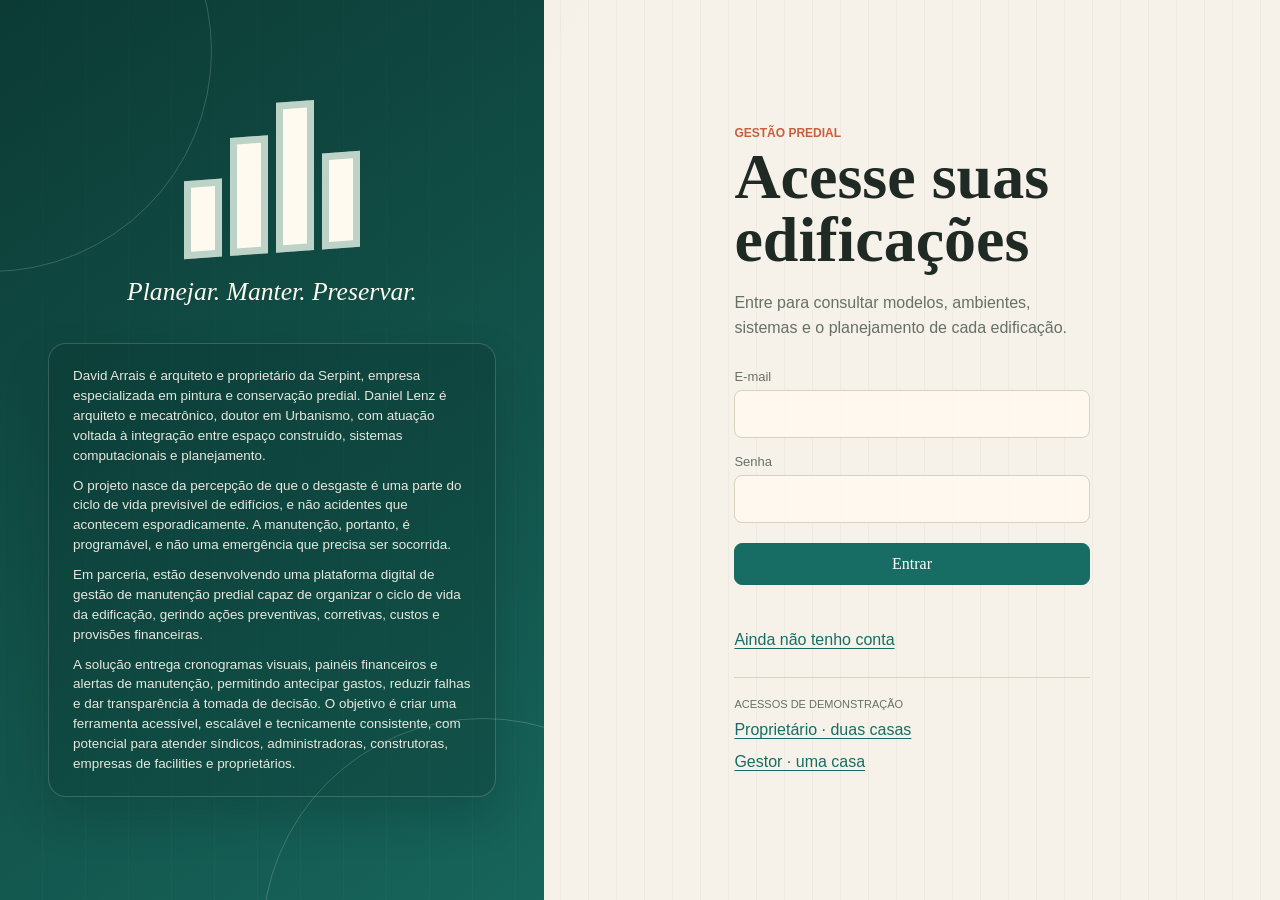
<file: docs/index.html>
<!doctype html>
<html lang="pt-BR">
  <head>
    <meta charset="utf-8" />
    <meta name="viewport" content="width=device-width, initial-scale=1" />
    <title>Manutencao Predial</title>
    <link rel="stylesheet" href="./styles.css?v=20260626-1" />
  </head>
  <body class="auth-pending">
    <section class="auth-screen" id="auth-screen" aria-labelledby="auth-title">
      <div class="auth-visual">
        <div class="auth-building-mark">
          <span></span><span></span><span></span><span></span>
        </div>
        <p>Planejar. Manter. Preservar.</p>
        <div class="auth-briefing">
          <p>David Arrais é arquiteto e proprietário da Serpint, empresa especializada em pintura e conservação predial. Daniel Lenz é arquiteto e mecatrônico, doutor em Urbanismo, com atuação voltada à integração entre espaço construído, sistemas computacionais e planejamento.</p>
          <p>O projeto nasce da percepção de que o desgaste é uma parte do ciclo de vida previsível de edifícios, e não acidentes que acontecem esporadicamente. A manutenção, portanto, é programável, e não uma emergência que precisa ser socorrida.</p>
          <p>Em parceria, estão desenvolvendo uma plataforma digital de gestão de manutenção predial capaz de organizar o ciclo de vida da edificação, gerindo ações preventivas, corretivas, custos e provisões financeiras.</p>
          <p>A solução entrega cronogramas visuais, painéis financeiros e alertas de manutenção, permitindo antecipar gastos, reduzir falhas e dar transparência à tomada de decisão. O objetivo é criar uma ferramenta acessível, escalável e tecnicamente consistente, com potencial para atender síndicos, administradoras, construtoras, empresas de facilities e proprietários.</p>
        </div>
      </div>
      <div class="auth-card">
        <div>
          <p class="eyebrow">Gestão predial</p>
          <h1 id="auth-title">Acesse suas edificações</h1>
          <p class="auth-intro">Entre para consultar modelos, ambientes, sistemas e o planejamento de cada edificação.</p>
        </div>
        <form id="login-form" class="auth-form">
          <label class="signup-only">
            Nome
            <input id="signup-name" type="text" autocomplete="name" />
          </label>
          <label>
            E-mail
            <input id="login-email" type="email" autocomplete="username" required />
          </label>
          <label>
            Senha
            <input id="login-password" type="password" autocomplete="current-password" required />
          </label>
          <label class="signup-only">
            Confirmar senha
            <input id="signup-password-confirmation" type="password" autocomplete="new-password" />
          </label>
          <button class="primary-button auth-submit" id="login-submit" type="submit">Entrar</button>
          <p class="auth-message" id="auth-message" role="status"></p>
        </form>
        <button class="auth-mode-toggle" id="auth-mode-toggle" type="button">Ainda não tenho conta</button>
        <div class="demo-access">
          <span>Acessos de demonstração</span>
          <button type="button" data-demo-user="owner">Proprietário · duas casas</button>
          <button type="button" data-demo-user="manager">Gestor · uma casa</button>
        </div>
      </div>
    </section>

    <header class="app-header">
      <div>
        <p class="eyebrow">Protótipo web responsivo</p>
        <h1>Manutenção predial</h1>
      </div>
      <div class="header-actions">
        <div class="session-user">
          <span>Conectado como</span>
          <strong id="session-user-name"></strong>
        </div>
        <button class="ghost-button" id="logout-button" type="button">Sair</button>
        <button class="ghost-button" id="reset-data" type="button">Recarregar dados</button>
        <button class="primary-button" id="new-asset" type="button">Novo ativo</button>
      </div>
    </header>

    <main>
      <nav class="tabs" aria-label="Seções do aplicativo">
        <button class="tab active" data-view="buildings" type="button">Edificações</button>
        <button class="tab" data-view="dashboard" type="button">Dashboard</button>
        <button class="tab" data-view="timeline" type="button">Cronograma</button>
        <button class="tab" data-view="finance" type="button">Financeiro</button>
        <button class="tab" data-view="assets" type="button">Ativos</button>
        <button class="tab" data-view="systems" type="button">Sistemas</button>
      </nav>

      <section class="view" id="dashboard-view">
        <section class="report-building-filter">
          <div><span>Edificações consideradas</span><strong id="dashboard-building-summary"></strong></div>
          <div class="building-checks" id="dashboard-building-filter"></div>
        </section>
        <div class="dashboard-overview">
          <section class="panel dashboard-chart-panel">
            <div class="dashboard-chart-header">
              <div>
                <p class="eyebrow">Fluxo mensal</p>
                <h2 id="dashboard-chart-title"></h2>
              </div>
              <div class="dashboard-chart-legend" aria-label="Legenda do gráfico">
                <span><i class="provision"></i>Provisionamento</span>
                <span><i class="execution"></i>Gastos</span>
              </div>
            </div>
            <div id="dashboard-monthly-chart" class="dashboard-monthly-chart"></div>
            <div id="calendar-detail" class="calendar-detail dashboard-action-detail"></div>
          </section>
          <div class="dashboard-finance-summary">
            <div class="kpi-grid" id="kpi-grid"></div>
            <section class="panel calendar-panel">
              <div class="calendar-header">
                <button class="icon-button" id="calendar-prev" type="button" aria-label="Mês anterior">‹</button>
                <button class="calendar-today-button" id="calendar-today" type="button">
                  <span>Hoje</span>
                  <strong id="calendar-today-date"></strong>
                </button>
                <div>
                  <p class="eyebrow">Calendário de atividades</p>
                  <h2 id="calendar-title"></h2>
                </div>
                <button class="icon-button" id="calendar-next" type="button" aria-label="Próximo mês">›</button>
              </div>
              <div class="calendar-slider-wrap">
                <div class="calendar-slider-labels">
                  <span id="calendar-slider-min"></span>
                  <span id="calendar-slider-max"></span>
                </div>
                <input id="calendar-slider" type="range" min="0" max="0" value="0" step="1" aria-label="Navegar pelo período do planejamento" />
              </div>
              <div id="calendar-flow-summary" class="calendar-flow-summary"></div>
              <div id="calendar-months" class="calendar-months"></div>
              <div class="calendar-legend" aria-label="Legenda do calendário">
                <span><i class="completed"></i>Passado cumprido</span>
                <span><i class="missed"></i>Passado perdido</span>
                <span><i class="future-maintenance"></i>Manutenção futura</span>
                <span><i class="future-replacement"></i>Troca futura</span>
              </div>
            </section>
          </div>
        </div>
        <div class="panel-grid">
          <section class="panel">
            <div class="panel-title">
              <h2>Custos por sistema</h2>
              <span>execuções futuras no horizonte</span>
            </div>
            <div id="system-bars" class="bar-list"></div>
          </section>
          <section class="panel">
            <div class="panel-title">
              <h2>Próximas etapas</h2>
              <span>agenda</span>
            </div>
            <div id="next-events" class="event-list"></div>
          </section>
        </div>
      </section>

      <section class="view active" id="buildings-view">
        <div class="section-heading">
          <div>
            <p class="eyebrow">Estrutura física</p>
            <h2>Edificações e ambientes</h2>
            <p>Cadastre os prédios e organize pavimentos, unidades, ambientes e áreas técnicas em uma árvore.</p>
          </div>
          <button class="primary-button" id="new-building" type="button">Nova edificação</button>
        </div>
        <div id="buildings-message" class="data-message" role="status"></div>
        <div id="buildings-list" class="buildings-list"></div>
      </section>

      <section class="view" id="systems-view">
        <div class="section-heading">
          <div>
            <p class="eyebrow">Biblioteca técnica</p>
            <h2>Sistemas da edificação</h2>
            <p>Use a classificação da NBR 15575 e normas complementares como base do cadastro.</p>
          </div>
          <label class="select-box building-system-filter">
            <span>Edificação</span>
            <select id="systems-building-filter"></select>
          </label>
        </div>
        <div class="systems-layout">
          <section class="panel standards-panel">
            <div class="panel-title">
              <h2>Catálogo normativo</h2>
              <span>sugestões para cadastro</span>
            </div>
            <div id="standards-catalog" class="standards-catalog"></div>
          </section>
          <section class="panel">
            <div class="panel-title">
              <h2>Sistemas cadastrados</h2>
              <button class="ghost-button" id="new-custom-system" type="button">Sistema personalizado</button>
            </div>
            <div id="systems-message" class="data-message" role="status"></div>
            <div id="building-systems-list" class="building-systems-list"></div>
          </section>
        </div>
      </section>

      <section class="view" id="assets-view">
        <section class="report-building-filter">
          <div><span>Edificações consideradas</span><strong id="assets-building-summary"></strong></div>
          <div class="building-checks" id="assets-building-filter"></div>
        </section>
        <div class="toolbar">
          <label class="search-box">
            <span>Buscar</span>
            <input id="asset-search" type="search" placeholder="Ambiente, sistema, ativo..." />
          </label>
          <label class="select-box">
            <span>Sistema</span>
            <select id="system-filter"></select>
          </label>
          <label class="select-box">
            <span>Ordenar por</span>
            <select id="asset-sort">
              <option value="alphabetical">Ordem alfabética</option>
              <option value="start-date">Data inicial</option>
              <option value="end-date">Data final</option>
              <option value="last-maintenance">Última manutenção</option>
              <option value="next-maintenance">Próxima manutenção</option>
              <option value="cycles-asc">Total de ciclos crescente</option>
              <option value="cycles-desc">Total de ciclos decrescente</option>
              <option value="life-asc">Expectativa de vida crescente</option>
              <option value="life-desc">Expectativa de vida decrescente</option>
              <option value="provision-asc">Provisionamento mensal crescente</option>
              <option value="provision-desc">Provisionamento mensal decrescente</option>
              <option value="value-desc">Valor decrescente</option>
              <option value="value-asc">Valor crescente</option>
            </select>
          </label>
        </div>
        <div id="asset-list" class="asset-list"></div>
      </section>

      <section class="view editor-view" id="asset-editor-view">
        <div class="section-heading asset-editor-heading">
          <div>
            <p class="eyebrow">Edição do ativo</p>
            <h2 id="dialog-title">Novo ativo</h2>
            <p>Edite os dados do ativo nesta tela e acompanhe o resumo da programação antes de salvar.</p>
          </div>
          <div class="editor-header-actions">
            <button class="ghost-button" id="back-to-assets" type="button">Voltar para ativos</button>
          </div>
        </div>

        <form id="asset-form" class="asset-editor-form">
          <input id="asset-id" type="hidden" />
          <section class="panel asset-editor-panel">
            <div class="asset-section-heading">
              <div>
                <p class="eyebrow">Identificação</p>
                <h3>Cadastro do ativo</h3>
              </div>
              <span>Quem é, onde está e a qual sistema pertence.</span>
            </div>
            <div class="form-grid">
              <label class="wide-field">Edificação
                <select id="asset-building" required>
                  <option value="">Pendente — selecione a edificação</option>
                </select>
                <small>O ativo só participará dos relatórios da edificação depois desta atribuição.</small>
              </label>
              <label class="choice-field">Ambiente <select id="asset-ambiente"></select><input class="new-choice" id="asset-ambiente-new" placeholder="Novo ambiente" /></label>
              <label class="choice-field">Sistema <select id="asset-sistema"></select><input class="new-choice" id="asset-sistema-new" placeholder="Novo sistema" /></label>
              <label class="choice-field">Ativo <select id="asset-ativo"></select><input class="new-choice" id="asset-ativo-new" placeholder="Novo ativo" /></label>
              <label class="choice-field">Componente <select id="asset-componente"></select><input class="new-choice" id="asset-componente-new" placeholder="Novo componente" /></label>
              <label class="choice-field">Prioridade <select id="asset-prioridade"></select><input class="new-choice" id="asset-prioridade-new" placeholder="Nova prioridade" /></label>
            </div>

            <label class="photo-field">
              Galeria do ativo ou ocorrência
              <input id="asset-foto" accept="image/*" capture="environment" type="file" />
              <span>Você pode começar com uma imagem agora; a estrutura já fica pronta para múltiplas fotos.</span>
            </label>
            <img id="photo-preview" class="photo-preview" alt="" />
          </section>

          <section class="panel asset-editor-panel">
            <div class="asset-section-heading">
              <div>
                <p class="eyebrow">Comissionamento</p>
                <h3>Ciclo de vida</h3>
              </div>
              <span>Instalação, valor, duração e regra de renovação.</span>
            </div>
            <div class="form-grid">
              <label>Data de instalação <input id="asset-instalacao" type="date" /></label>
              <label>Valor do ativo <span class="money-input"><span>R$</span><input id="asset-valor" inputmode="decimal" placeholder="0,00" type="text" /></span></label>
              <label>Expectativa de vida (anos) <input id="asset-vida" min="1" type="number" /></label>
              <fieldset class="life-end-field">
                <legend>Ao fim da vida</legend>
                <label><input id="asset-renovar" name="asset-fim-vida" type="radio" value="renovar" checked /> Renovar</label>
                <label><input id="asset-encerrar" name="asset-fim-vida" type="radio" value="encerrar" /> Encerrar</label>
              </fieldset>
              <label>Total de ciclos <input id="asset-ciclos" min="1" type="number" value="1" /></label>
            </div>
          </section>

          <section class="panel asset-editor-panel maintenance-plan-section">
            <div class="asset-section-heading">
              <div>
                <p class="eyebrow">Programação</p>
                <h3>Plano de manutenção</h3>
              </div>
              <span>Etapas preventivas recorrentes e ocorrências corretivas em ordem de data.</span>
            </div>

            <div class="maintenance-list-heading">
              <strong>Ações do plano</strong>
              <span>Nome e tipo · periodicidade · valor</span>
            </div>
            <div id="asset-maintenance-plan-list" class="asset-maintenance-plan-list">
              Nenhuma ação cadastrada no plano.
            </div>

            <div class="maintenance-add-row">
              <button class="ghost-button compact-add-action" id="show-maintenance-action-form" type="button">Incluir ação</button>
              <small>As inclusões são gravadas ao salvar o ativo.</small>
            </div>

            <div id="maintenance-action-form" class="maintenance-action-form" hidden>
              <div class="compact-form-heading">
                <strong id="maintenance-action-form-title">Nova ação</strong>
                <button class="icon-button compact-close" id="cancel-maintenance-action" type="button" aria-label="Fechar">×</button>
              </div>
              <input id="maintenance-action-edit-group" type="hidden" />
              <div class="compact-form-grid">
                <label class="wide-field">Nome da ação
                  <input id="maintenance-action-name" placeholder="Ex.: Limpeza dos filtros" />
                </label>
                <label>Tipo
                  <select id="maintenance-action-type">
                    <option value="preventiva">Preventiva recorrente</option>
                    <option value="corretiva">Corretiva</option>
                  </select>
                </label>
                <label>Data
                  <input id="maintenance-action-date" type="date" />
                </label>
                <label class="recurrence-field">Frequência (meses)
                  <input id="maintenance-action-frequency" min="1" type="number" />
                </label>
                <label>Valor
                  <span class="money-input"><span>R$</span><input id="maintenance-action-cost" inputmode="decimal" placeholder="0,00" type="text" /></span>
                </label>
                <label>Responsável
                  <input id="maintenance-action-responsible" placeholder="Opcional" />
                </label>
                <fieldset class="wide-field maintenance-alarm-fields">
                  <legend>Alarmes da ação preventiva</legend>
                  <div class="maintenance-alarm-grid">
                    <label>Alarme antecipado
                      <select id="maintenance-action-alarm-lead">
                        <option value="7">1 semana antes</option>
                        <option value="15">15 dias antes</option>
                        <option value="30">1 mês antes</option>
                      </select>
                    </label>
                    <label class="mandatory-alarm">
                      <input checked disabled type="checkbox" />
                      Alarme no dia da ação (obrigatório)
                    </label>
                    <div class="maintenance-alarm-channels">
                      <span>Canais da mensagem</span>
                      <label><input id="maintenance-alarm-email-channel" checked type="checkbox" /> E-mail</label>
                      <label><input id="maintenance-alarm-sms-channel" type="checkbox" /> SMS</label>
                      <label><input id="maintenance-alarm-whatsapp-channel" type="checkbox" /> WhatsApp</label>
                    </div>
                    <label>E-mail
                      <input id="maintenance-alarm-email" type="email" placeholder="usuario@exemplo.com" />
                    </label>
                    <label>Telefone para SMS/WhatsApp
                      <input id="maintenance-alarm-phone" inputmode="tel" placeholder="+55 85 99999-9999" />
                    </label>
                  </div>
                  <small>O agendamento será salvo agora. O envio começa após conectarmos os provedores de mensagens.</small>
                </fieldset>
                <label class="corrective-field">Situação
                  <select id="maintenance-action-status">
                    <option value="realizada">Realizada</option>
                    <option value="prevista">Prevista</option>
                  </select>
                </label>
                <label class="wide-field maintenance-action-description">Descrição
                  <textarea id="maintenance-action-description" rows="3" placeholder="Serviço previsto, orientações ou observações iniciais"></textarea>
                </label>
                <label class="wide-field maintenance-action-photo-field">Fotos
                  <input id="maintenance-action-photos" accept="image/*" capture="environment" multiple type="file" />
                  <span>As fotos serão associadas às ocorrências geradas por esta ação.</span>
                </label>
              </div>
              <div id="maintenance-action-gallery" class="maintenance-action-gallery"></div>
              <div class="compact-form-actions">
                <button class="ghost-button" id="clear-maintenance-action" type="button">Limpar</button>
                <button class="primary-button" id="add-maintenance-action" type="button">Adicionar ao plano</button>
              </div>
            </div>

            <div class="maintenance-program-heading">
              <div>
                <strong>Programação</strong>
                <span>Instâncias das ações em ordem cronológica</span>
              </div>
              <span>Nome e tipo · data · valor</span>
            </div>
            <div id="asset-maintenance-actions" class="asset-maintenance-actions">
              Nenhuma ação programada.
            </div>

            <div class="legacy-maintenance-fields" hidden aria-hidden="true">
              <label class="choice-field">Ação <select id="asset-acao"></select><input class="new-choice" id="asset-acao-new" /></label>
              <select id="asset-maintenance-type"><option value="preventiva">Preventiva</option><option value="corretiva">Corretiva</option></select>
              <input id="asset-periodicidade" type="number" />
              <input id="asset-custo" type="text" />
              <input id="asset-ultima" type="date" />
              <label class="choice-field">Responsável <select id="asset-responsavel"></select><input class="new-choice" id="asset-responsavel-new" /></label>
            </div>
          </section>

          <section class="asset-summary" id="asset-summary">
            Preencha data de instalação, vida útil, periodicidade e custos para ver o resumo financeiro.
          </section>

          <menu class="dialog-actions editor-actions">
            <button class="danger-button" id="delete-asset" type="button">Excluir ativo</button>
            <button class="ghost-button" id="cancel-asset-edit" type="button">Cancelar</button>
            <button class="primary-button" id="save-asset" type="button">Salvar</button>
          </menu>
        </form>
      </section>

      <section class="view" id="timeline-view">
        <section class="report-building-filter">
          <div><span>Edificações consideradas</span><strong id="timeline-building-summary"></strong></div>
          <div class="building-checks" id="timeline-building-filter"></div>
        </section>
        <div class="toolbar">
          <label class="select-box">
            <span>Horizonte das edificações selecionadas (anos)</span>
            <input id="planning-horizon" min="1" type="number" placeholder="Vários" />
            <small id="planning-horizon-note"></small>
          </label>
          <label class="select-box">
            <span>Ano</span>
            <select id="year-filter"></select>
          </label>
          <label class="select-box">
            <span>Status</span>
            <select id="status-filter">
              <option value="">Todos</option>
              <option>Vencido</option>
              <option>Próx. 30 dias</option>
              <option>Próx. 90 dias</option>
              <option>Programado</option>
            </select>
          </label>
        </div>
        <section class="panel timeline-calendar-panel">
          <div class="timeline-calendar-header">
            <button class="icon-button" id="timeline-calendar-prev" type="button" aria-label="Meses anteriores">‹</button>
            <div>
              <p class="eyebrow">Calendário do cronograma</p>
              <h2 id="timeline-calendar-title"></h2>
            </div>
            <button class="calendar-today-button" id="timeline-calendar-today" type="button">
              <span>Hoje</span>
              <strong id="timeline-calendar-today-date"></strong>
            </button>
            <button class="icon-button" id="timeline-calendar-next" type="button" aria-label="Próximos meses">›</button>
          </div>
          <div class="timeline-calendar-slider">
            <span id="timeline-calendar-min"></span>
            <input id="timeline-calendar-range" type="range" min="0" max="0" value="0" step="1" aria-label="Navegar pelo calendário do cronograma" />
            <span id="timeline-calendar-max"></span>
          </div>
          <div id="timeline-calendar-months" class="timeline-calendar-months"></div>
          <div class="calendar-legend" aria-label="Legenda do calendário">
            <span><i class="completed"></i>Passado cumprido</span>
            <span><i class="missed"></i>Passado perdido</span>
            <span><i class="future-maintenance"></i>Manutenção futura</span>
            <span><i class="future-replacement"></i>Troca futura</span>
          </div>
        </section>
        <div id="timeline-list" class="timeline-list"></div>
      </section>

      <section class="view" id="finance-view">
        <section class="report-building-filter">
          <div><span>Edificações consideradas</span><strong id="finance-building-summary"></strong></div>
          <div class="building-checks" id="finance-building-filter"></div>
        </section>
        <div class="data-message success" id="finance-horizon-summary"></div>
        <div class="panel">
          <div class="panel-title">
            <h2>Execução x provisionamento</h2>
            <span>por mês e por ano</span>
          </div>
          <div id="year-bars" class="year-bars"></div>
        </div>
        <div class="panel finance-panel">
          <div class="panel-title">
            <h2>Fluxo mensal</h2>
            <span>provisão e execução</span>
          </div>
          <div class="finance-controls">
            <label>
              Condominos
              <input id="owners-input" min="1" type="number" value="20" />
            </label>
            <label>
              Reserva inicial
              <input id="reserve-input" min="0" step="500" type="number" value="0" />
            </label>
          </div>
          <div id="finance-table" class="finance-table"></div>
        </div>
      </section>
    </main>

    <dialog id="building-dialog">
      <form method="dialog" id="building-form">
        <div class="dialog-header">
          <div>
            <p class="eyebrow" id="building-dialog-eyebrow">Nova estrutura</p>
            <h2 id="building-dialog-title">Criar edificação</h2>
          </div>
          <button class="icon-button" value="cancel" type="submit" aria-label="Fechar">×</button>
        </div>
        <input id="building-id" type="hidden" />
        <div class="form-grid">
          <label>Nome <input id="building-name" required placeholder="Ex.: Edifício Costalima" /></label>
          <label>Identificação <input id="building-code" required placeholder="Ex.: BLOCO-A" /></label>
          <label>Tipo <select id="building-type" required></select></label>
          <label class="wide-field">Endereço <input id="building-address" placeholder="Rua, número, complemento, bairro, cidade e UF" /></label>
          <label>Início da supervisão <input id="building-supervision-start" type="date" /></label>
          <label>Horizonte de planejamento (anos) <input id="building-planning-horizon" min="1" type="number" value="50" /></label>
        </div>
        <menu class="dialog-actions">
          <button class="ghost-button" value="cancel" type="submit">Cancelar</button>
          <button class="primary-button" id="save-building" value="default" type="button">Criar edificação</button>
        </menu>
      </form>
    </dialog>

    <dialog id="location-dialog">
      <form method="dialog" id="location-form">
        <div class="dialog-header">
          <div>
            <p class="eyebrow">Árvore da edificação</p>
            <h2 id="location-dialog-title">Novo ambiente</h2>
          </div>
          <button class="icon-button" value="cancel" type="submit" aria-label="Fechar">×</button>
        </div>
        <input id="location-id" type="hidden" />
        <input id="location-building-id" type="hidden" />
        <div class="form-grid">
          <label>Nome <input id="location-name" required placeholder="Ex.: 2º pavimento" /></label>
          <label>Tipo
            <select id="location-type" required>
              <option value="bloco">Bloco</option>
              <option value="pavimento">Pavimento</option>
              <option value="unidade">Unidade</option>
              <option value="ambiente" selected>Ambiente</option>
              <option value="area_comum">Área comum</option>
              <option value="area_tecnica">Área técnica</option>
              <option value="area_externa">Área externa</option>
            </select>
          </label>
          <label>Ambiente superior <select id="location-parent"></select></label>
        </div>
        <menu class="dialog-actions">
          <button class="ghost-button" value="cancel" type="submit">Cancelar</button>
          <button class="primary-button" id="save-location" value="default" type="button">Adicionar</button>
        </menu>
      </form>
    </dialog>

    <dialog id="system-dialog">
      <form method="dialog" id="system-form">
        <div class="dialog-header">
          <div>
            <p class="eyebrow">Sistema personalizado</p>
            <h2>Novo sistema</h2>
          </div>
          <button class="icon-button" value="cancel" type="submit" aria-label="Fechar">×</button>
        </div>
        <div class="form-grid">
          <label>Nome <input id="custom-system-name" required /></label>
          <label>Norma ou referência <input id="custom-system-standard" placeholder="Opcional" /></label>
          <label class="wide-field">Descrição <textarea id="custom-system-description" rows="3"></textarea></label>
        </div>
        <menu class="dialog-actions">
          <button class="ghost-button" value="cancel" type="submit">Cancelar</button>
          <button class="primary-button" id="save-custom-system" value="default" type="button">Adicionar</button>
        </menu>
      </form>
    </dialog>

    <dialog id="asset-summary-dialog">
      <form method="dialog" class="asset-summary-dialog-form">
        <div class="dialog-header">
          <div>
            <p class="eyebrow">Resumo do ativo</p>
            <h2 id="asset-summary-title">Ativo</h2>
          </div>
          <button class="icon-button" value="cancel" type="submit" aria-label="Fechar">×</button>
        </div>
        <div id="asset-summary-dialog-body" class="asset-summary-dialog-body"></div>
        <menu class="dialog-actions">
          <button class="ghost-button" value="cancel" type="submit">Fechar</button>
          <button class="primary-button" id="asset-summary-edit" type="button">Editar</button>
        </menu>
      </form>
    </dialog>

    <dialog id="maintenance-action-details-dialog">
      <form method="dialog" class="maintenance-details-dialog-form">
        <div class="dialog-header">
          <div>
            <p class="eyebrow">Registro da manutenção</p>
            <h2 id="maintenance-details-title">Detalhes da ação</h2>
            <span id="maintenance-details-date" class="maintenance-details-date"></span>
          </div>
          <button class="icon-button" value="cancel" type="submit" aria-label="Fechar">×</button>
        </div>
        <input id="maintenance-details-event-key" type="hidden" />
        <label class="maintenance-description-field">
          Descrição, relatório ou observações
          <textarea id="maintenance-details-description" rows="4" placeholder="Descreva o serviço previsto, o que foi encontrado e o que foi executado."></textarea>
        </label>
        <label class="maintenance-photo-field">
          Fotos da ação
          <input id="maintenance-details-photos" accept="image/*" capture="environment" multiple type="file" />
          <span>Adicione fotos do problema, da execução ou do resultado.</span>
        </label>
        <div id="maintenance-details-gallery" class="maintenance-details-gallery"></div>
        <menu class="dialog-actions">
          <button class="ghost-button" value="cancel" type="submit">Cancelar</button>
          <button class="primary-button" id="save-maintenance-details" value="default" type="button">Aplicar</button>
        </menu>
      </form>
    </dialog>

    <script src="./supabase-config.js?v=20260610-1"></script>
    <script src="./data/seed-data.js?v=20260610-1"></script>
    <script src="./app.js?v=20260626-2"></script>
  </body>
</html>
</file>
<file: docs/styles.css>
:root {
  --paper: #f6f2ea;
  --ink: #1f2a24;
  --muted: #667066;
  --line: #d8d0c2;
  --panel: #fffaf0;
  --accent: #176d63;
  --accent-2: #c85f3d;
  --accent-3: #2d5b8f;
  --warn: #a94725;
  --ok: #3c7a4b;
  --shadow: 0 18px 50px rgba(36, 44, 39, 0.12);
}

* {
  box-sizing: border-box;
}

body {
  margin: 0;
  background:
    linear-gradient(120deg, rgba(23, 109, 99, 0.10), transparent 34%),
    repeating-linear-gradient(90deg, rgba(31, 42, 36, 0.035) 0 1px, transparent 1px 28px),
    var(--paper);
  color: var(--ink);
  font-family: Georgia, "Times New Roman", serif;
}

body.auth-pending,
body.auth-required {
  min-height: 100vh;
}

body.auth-pending .app-header,
body.auth-pending main,
body.auth-required .app-header,
body.auth-required main {
  display: none;
}

.auth-screen {
  display: none;
  min-height: 100vh;
}

body.auth-pending .auth-screen,
body.auth-required .auth-screen {
  display: grid;
  grid-template-columns: minmax(280px, 0.85fr) minmax(420px, 1.15fr);
}

.auth-visual {
  align-items: center;
  background:
    linear-gradient(145deg, rgba(10, 56, 50, 0.88), rgba(23, 109, 99, 0.72)),
    repeating-linear-gradient(90deg, transparent 0 42px, rgba(255, 250, 240, 0.08) 42px 43px),
    #174f46;
  color: #fffaf0;
  display: flex;
  flex-direction: column;
  justify-content: center;
  overflow: hidden;
  padding: 48px;
  position: relative;
}

.auth-visual::before,
.auth-visual::after {
  border: 1px solid rgba(255, 250, 240, 0.18);
  border-radius: 50%;
  content: "";
  height: 440px;
  position: absolute;
  width: 440px;
}

.auth-visual::before {
  left: -230px;
  top: -170px;
}

.auth-visual::after {
  bottom: -260px;
  right: -160px;
}

.auth-visual p {
  font-size: clamp(18px, 2vw, 28px);
  font-style: italic;
  margin: 24px 0 0;
  position: relative;
}

.auth-briefing {
  background: rgba(9, 45, 40, 0.28);
  border: 1px solid rgba(255, 250, 240, 0.18);
  border-radius: 18px;
  box-shadow: 0 20px 44px rgba(5, 24, 22, 0.18);
  display: grid;
  gap: 10px;
  margin-top: 36px;
  max-width: 560px;
  padding: 22px 24px;
  position: relative;
  width: min(100%, 560px);
}

.auth-briefing p {
  color: rgba(255, 250, 240, 0.9);
  font-family: "Segoe UI", sans-serif;
  font-size: clamp(12px, 1.05vw, 14px);
  font-style: normal;
  line-height: 1.48;
  margin: 0;
}

.auth-building-mark {
  align-items: end;
  display: flex;
  gap: 8px;
  height: 150px;
  position: relative;
  transform: skewY(-4deg);
}

.auth-building-mark span {
  background: #fffaf0;
  box-shadow: inset 0 0 0 7px rgba(23, 109, 99, 0.28);
  display: block;
  width: 38px;
}

.auth-building-mark span:nth-child(1) { height: 78px; }
.auth-building-mark span:nth-child(2) { height: 118px; }
.auth-building-mark span:nth-child(3) { height: 150px; }
.auth-building-mark span:nth-child(4) { height: 96px; }

.auth-card {
  align-content: center;
  display: grid;
  gap: 28px;
  justify-self: center;
  max-width: 560px;
  padding: clamp(32px, 8vw, 110px);
  width: 100%;
}

.auth-card h1 {
  font-size: clamp(38px, 5vw, 66px);
  line-height: 0.98;
}

.auth-intro {
  color: var(--muted);
  font-family: "Segoe UI", sans-serif;
  line-height: 1.55;
  margin: 20px 0 0;
}

.auth-form {
  display: grid;
  gap: 16px;
}

.signup-only {
  display: none !important;
}

body.auth-signup .signup-only {
  display: grid !important;
}

.auth-form label {
  color: var(--muted);
  display: grid;
  font-family: "Segoe UI", sans-serif;
  font-size: 13px;
  gap: 6px;
}

.auth-form input {
  background: rgba(255, 250, 240, 0.88);
  border: 1px solid var(--line);
  border-radius: 8px;
  color: var(--ink);
  min-height: 48px;
  padding: 10px 12px;
}

.auth-form input:focus {
  border-color: var(--accent);
  box-shadow: 0 0 0 3px rgba(23, 109, 99, 0.12);
  outline: none;
}

.auth-submit {
  margin-top: 4px;
  min-height: 48px;
}

.auth-submit:disabled {
  cursor: wait;
  opacity: 0.65;
}

.auth-message {
  color: var(--warn);
  font-family: "Segoe UI", sans-serif;
  font-size: 13px;
  min-height: 18px;
  margin: 0;
}

.auth-message.success {
  color: var(--ok);
}

.auth-mode-toggle {
  background: transparent;
  border: 0;
  color: var(--accent);
  cursor: pointer;
  font-family: "Segoe UI", sans-serif;
  justify-self: start;
  margin-top: -16px;
  padding: 0;
  text-decoration: underline;
  text-underline-offset: 3px;
}

.demo-access {
  border-top: 1px solid var(--line);
  display: grid;
  gap: 8px;
  padding-top: 20px;
}

body.auth-signup .demo-access {
  display: none;
}

.demo-access > span {
  color: var(--muted);
  font-family: "Segoe UI", sans-serif;
  font-size: 11px;
  text-transform: uppercase;
}

.demo-access button {
  background: transparent;
  border: 0;
  color: var(--accent);
  cursor: pointer;
  font-family: "Segoe UI", sans-serif;
  padding: 3px 0;
  text-align: left;
  text-decoration: underline;
  text-underline-offset: 3px;
}

.session-user {
  align-items: flex-end;
  display: flex;
  flex-direction: column;
  font-family: "Segoe UI", sans-serif;
  justify-content: center;
  line-height: 1.15;
}

.session-user span {
  color: var(--muted);
  font-size: 10px;
}

.session-user strong {
  font-size: 12px;
}

.empty-state {
  color: var(--muted);
  font-family: "Segoe UI", sans-serif;
  font-size: 13px;
  padding: 18px;
  text-align: center;
}

.empty-state-large {
  align-items: center;
  background: rgba(255, 250, 240, 0.55);
  border: 1px dashed var(--line);
  border-radius: 8px;
  display: flex;
  flex-direction: column;
  gap: 6px;
  justify-content: center;
  min-height: 150px;
}

.empty-state-large strong {
  color: var(--ink);
  font-family: Georgia, "Times New Roman", serif;
  font-size: 20px;
}

.section-heading {
  align-items: end;
  display: flex;
  gap: 24px;
  justify-content: space-between;
  margin-bottom: 18px;
}

.section-heading > div > p:last-child {
  color: var(--muted);
  font-family: "Segoe UI", sans-serif;
  line-height: 1.45;
  margin: 8px 0 0;
  max-width: 720px;
}

.data-message {
  color: var(--warn);
  font-family: "Segoe UI", sans-serif;
  font-size: 12px;
  min-height: 18px;
}

.data-message.success {
  color: var(--ok);
}

.buildings-list {
  display: grid;
  gap: 12px;
}

.building-card {
  background: rgba(255, 250, 240, 0.88);
  border: 1px solid var(--line);
  border-radius: 10px;
  box-shadow: var(--shadow);
  overflow: hidden;
}

.building-summary {
  align-items: center;
  cursor: default;
  display: grid;
  gap: 16px;
  grid-template-columns: auto minmax(0, 1fr) auto auto auto;
  list-style: none;
  padding: 18px;
}

.building-summary::-webkit-details-marker {
  display: none;
}

.building-toggle {
  align-items: center;
  background: transparent;
  border: 1px solid rgba(23, 109, 99, 0.34);
  border-radius: 50%;
  color: var(--accent);
  cursor: pointer;
  display: flex;
  font-family: "Segoe UI", sans-serif;
  font-size: 20px;
  height: 32px;
  justify-content: center;
  padding: 0;
  width: 32px;
}

.building-title {
  cursor: pointer;
  outline: none;
}

.building-title:focus h3,
.building-title:hover h3 {
  color: var(--accent);
  text-decoration: underline;
  text-underline-offset: 4px;
}

.building-summary h3 {
  font-size: 21px;
  margin: 0 0 3px;
}

.building-summary p,
.building-summary span {
  color: var(--muted);
  font-family: "Segoe UI", sans-serif;
  font-size: 12px;
  margin: 0;
}

.building-summary .building-address {
  color: var(--ink);
  font-size: 11px;
  margin-top: 4px;
  opacity: 0.72;
}

.building-summary .building-time-summary {
  color: var(--accent);
  font-size: 11px;
  margin-top: 5px;
}

.building-code {
  background: rgba(23, 109, 99, 0.1);
  border-radius: 999px;
  color: var(--accent) !important;
  padding: 5px 9px;
}

.building-body {
  border-top: 1px solid var(--line);
  padding: 16px 18px 20px 52px;
}

.building-body-header {
  align-items: center;
  display: flex;
  gap: 12px;
  justify-content: space-between;
  margin-bottom: 12px;
}

.location-tree,
.location-tree ul {
  list-style: none;
  margin: 0;
  padding: 0;
}

.location-tree ul {
  border-left: 1px solid rgba(23, 109, 99, 0.22);
  margin-left: 13px;
  padding-left: 22px;
}

.location-node {
  margin: 6px 0;
  position: relative;
}

.location-node::before {
  border-top: 1px solid rgba(23, 109, 99, 0.22);
  content: "";
  left: -22px;
  position: absolute;
  top: 17px;
  width: 16px;
}

.location-tree > .location-node::before {
  display: none;
}

.location-item {
  align-items: center;
  background: rgba(246, 242, 234, 0.72);
  border: 1px solid rgba(216, 208, 194, 0.88);
  border-radius: 7px;
  display: flex;
  gap: 9px;
  min-height: 34px;
  padding: 6px 9px;
}

.location-item strong {
  font-size: 14px;
}

.location-type {
  color: var(--muted);
  font-family: "Segoe UI", sans-serif;
  font-size: 10px;
  margin-left: auto;
  text-transform: uppercase;
}

.location-edit-button {
  background: transparent;
  border: 0;
  color: var(--accent);
  cursor: pointer;
  font-family: "Segoe UI", sans-serif;
  font-size: 11px;
  padding: 3px 4px;
  text-decoration: underline;
  text-underline-offset: 3px;
}

.systems-layout {
  align-items: start;
  display: grid;
  gap: 16px;
  grid-template-columns: minmax(320px, 0.9fr) minmax(380px, 1.1fr);
}

.standards-catalog,
.building-systems-list {
  display: grid;
  gap: 8px;
}

.standard-card,
.registered-system {
  align-items: center;
  background: rgba(246, 242, 234, 0.72);
  border: 1px solid var(--line);
  border-radius: 8px;
  display: grid;
  gap: 10px;
  grid-template-columns: minmax(0, 1fr) auto;
  padding: 11px 12px;
}

.standard-card h3,
.registered-system h3 {
  font-size: 16px;
  margin: 0 0 3px;
}

.standard-card p,
.registered-system p {
  color: var(--muted);
  font-family: "Segoe UI", sans-serif;
  font-size: 11px;
  line-height: 1.35;
  margin: 0;
}

.standard-reference {
  color: var(--accent-2);
  display: block;
  font-family: "Segoe UI", sans-serif;
  font-size: 10px;
  font-weight: 700;
  margin-bottom: 3px;
  text-transform: uppercase;
}

.standard-card.is-added {
  opacity: 0.55;
}

.standard-card.is-added button {
  cursor: default;
}

.building-system-filter {
  min-width: 240px;
}

textarea {
  background: rgba(255, 250, 240, 0.72);
  border: 1px solid var(--line);
  border-radius: 7px;
  color: var(--ink);
  font: inherit;
  padding: 10px;
  resize: vertical;
  width: 100%;
}

.wide-field {
  grid-column: 1 / -1;
}

button,
input,
select {
  font: inherit;
}

.app-header {
  display: flex;
  align-items: center;
  justify-content: space-between;
  gap: 20px;
  padding: 28px clamp(18px, 4vw, 54px) 18px;
}

.eyebrow {
  color: var(--accent-2);
  font-family: "Segoe UI", sans-serif;
  font-size: 12px;
  font-weight: 700;
  letter-spacing: 0;
  margin: 0 0 6px;
  text-transform: uppercase;
}

h1,
h2,
p {
  margin-top: 0;
}

h1 {
  font-size: clamp(34px, 6vw, 68px);
  line-height: 0.95;
  margin-bottom: 0;
}

h2 {
  font-size: 22px;
  margin-bottom: 0;
}

main {
  padding: 0 clamp(18px, 4vw, 54px) 48px;
}

.header-actions,
.toolbar,
.tabs,
.dialog-actions,
.finance-controls {
  display: flex;
  gap: 10px;
}

.primary-button,
.ghost-button,
.danger-button,
.tab,
.icon-button {
  border: 1px solid var(--line);
  border-radius: 8px;
  cursor: pointer;
  min-height: 42px;
  padding: 10px 14px;
}

.primary-button {
  background: var(--accent);
  border-color: var(--accent);
  color: white;
}

.ghost-button,
.danger-button,
.tab,
.icon-button {
  background: rgba(255, 250, 240, 0.72);
  color: var(--ink);
}

.danger-button {
  border-color: #d49a83;
  color: var(--warn);
}

.danger-button:hover,
.danger-button:focus {
  background: #f7d7c7;
}

.tabs {
  border-bottom: 1px solid var(--line);
  flex-wrap: wrap;
  margin: 10px 0 22px;
}

.tab {
  border-bottom: 0;
}

.tab.active {
  background: var(--ink);
  color: white;
}

.view {
  display: none;
}

.view.active {
  display: block;
}

.dashboard-overview {
  align-items: stretch;
  display: grid;
  gap: 16px;
  grid-template-columns: minmax(0, 1fr) minmax(0, 1fr);
  margin-bottom: 16px;
}

.kpi-grid {
  display: grid;
  gap: 8px;
  grid-template-columns: repeat(6, minmax(0, 1fr));
  grid-template-rows: 1fr 1fr;
}

.dashboard-finance-summary {
  display: grid;
  gap: 10px;
  grid-template-rows: auto 1fr;
  min-width: 0;
}

.kpi:nth-child(1),
.kpi:nth-child(2) {
  grid-column: span 3;
}

.kpi:nth-child(n + 3) {
  grid-column: span 2;
}

.kpi,
.panel,
.asset-card,
.timeline-item {
  background: rgba(255, 250, 240, 0.88);
  border: 1px solid var(--line);
  border-radius: 8px;
  box-shadow: var(--shadow);
}

.kpi {
  align-content: center;
  display: grid;
  min-height: 58px;
  padding: 9px 14px;
}

.kpi span {
  color: var(--muted);
  display: block;
  font-family: "Segoe UI", sans-serif;
  font-size: 11px;
  margin-bottom: 3px;
}

.kpi strong {
  font-size: clamp(18px, 1.8vw, 24px);
}

.kpi small {
  color: var(--muted);
  display: block;
  font-family: "Segoe UI", sans-serif;
  font-size: 9px;
  margin-top: 3px;
}

.dashboard-chart-panel {
  display: flex;
  flex-direction: column;
  height: 100%;
  min-width: 0;
  padding: 12px 14px 8px;
}

.dashboard-chart-header {
  align-items: end;
  display: flex;
  gap: 12px;
  justify-content: space-between;
  margin-bottom: 4px;
}

.dashboard-chart-header h2 {
  font-size: 17px;
  margin: 0;
}

.dashboard-chart-header .eyebrow {
  font-size: 9px;
  margin-bottom: 1px;
}

.dashboard-chart-legend {
  display: flex;
  flex-wrap: wrap;
  gap: 5px 10px;
  justify-content: flex-end;
}

.dashboard-chart-legend span {
  align-items: center;
  color: var(--muted);
  display: flex;
  font-family: "Segoe UI", sans-serif;
  font-size: 9px;
  gap: 4px;
}

.dashboard-chart-legend i {
  border-radius: 2px;
  display: block;
  height: 8px;
  width: 8px;
}

.dashboard-chart-legend .provision,
.chart-bar.provision {
  background: #2f7d69;
  fill: #2f7d69;
}

.dashboard-chart-legend .execution,
.chart-bar.execution {
  background: #c4513d;
  fill: #c4513d;
}

.dashboard-monthly-chart {
  align-items: center;
  display: flex;
  flex: 0 0 auto;
  min-height: 150px;
  width: 100%;
}

.dashboard-monthly-chart svg {
  display: block;
  height: auto;
  max-height: 185px;
  overflow: visible;
  width: 100%;
}

.chart-grid-line {
  stroke: rgba(56, 72, 64, 0.15);
  stroke-width: 1;
}

.chart-axis-value,
.chart-month-label {
  fill: var(--muted);
  font-family: "Segoe UI", sans-serif;
  font-size: 9px;
}

.chart-month-label.selected {
  fill: var(--ink);
  font-weight: 700;
}

.chart-month-year {
  fill: var(--muted);
  font-size: 7px;
  font-weight: 400;
}

.chart-selected-month {
  fill: rgba(229, 168, 46, 0.09);
}

.chart-bar {
  transition: filter 150ms ease, opacity 150ms ease;
}

.chart-bar:hover {
  filter: saturate(1.25) brightness(0.92);
}

.panel-grid {
  display: grid;
  gap: 16px;
  grid-template-columns: 1.1fr 0.9fr;
}

.panel {
  padding: 18px;
}

.calendar-panel {
  min-width: 0;
  padding: 12px;
}

.calendar-header {
  align-items: center;
  display: grid;
  gap: 9px;
  grid-template-columns: auto auto 1fr auto;
  margin-bottom: 8px;
  text-align: center;
}

.calendar-header h2 {
  font-size: 20px;
  text-transform: capitalize;
}

.calendar-header .eyebrow {
  font-size: 10px;
  margin-bottom: 1px;
}

.calendar-today-button {
  background: transparent;
  border: 1px solid rgba(23, 109, 99, 0.28);
  border-radius: 7px;
  color: var(--accent);
  display: grid;
  font-family: "Segoe UI", sans-serif;
  gap: 1px;
  min-width: 58px;
  padding: 4px 7px;
}

.calendar-today-button:hover,
.calendar-today-button:focus {
  background: rgba(23, 109, 99, 0.08);
  color: var(--accent-2);
}

.calendar-today-button span {
  font-size: 9px;
  text-decoration: underline;
  text-underline-offset: 2px;
}

.calendar-today-button strong {
  color: var(--ink);
  font-size: 9px;
  text-transform: capitalize;
}

.calendar-header .icon-button:disabled {
  cursor: not-allowed;
  opacity: 0.22;
}

.calendar-slider-wrap {
  margin: 0 3px 9px;
}

.calendar-slider-labels {
  align-items: baseline;
  color: var(--muted);
  display: grid;
  font-family: "Segoe UI", sans-serif;
  font-size: 8px;
  grid-template-columns: 1fr 1fr;
  margin-bottom: 2px;
}

.calendar-slider-labels span:last-child {
  text-align: right;
}

#calendar-slider {
  --real-start: 0%;
  --real-progress: 0%;
  accent-color: var(--accent);
  appearance: none;
  background: linear-gradient(90deg, rgba(23, 109, 99, 0.16) 0 var(--real-start), #174f46 var(--real-start) var(--real-progress), rgba(23, 109, 99, 0.16) var(--real-progress) 100%);
  border-radius: 999px;
  cursor: pointer;
  height: 5px;
  margin: 0;
  padding: 0;
  width: 100%;
}

#calendar-slider::-webkit-slider-thumb {
  appearance: none;
  background: #fffaf0;
  border: 2px solid var(--accent);
  border-radius: 50%;
  box-shadow: 0 2px 5px rgba(31, 42, 36, 0.2);
  height: 15px;
  width: 15px;
}

#calendar-slider::-moz-range-thumb {
  background: #fffaf0;
  border: 2px solid var(--accent);
  border-radius: 50%;
  box-shadow: 0 2px 5px rgba(31, 42, 36, 0.2);
  height: 13px;
  width: 13px;
}

.calendar-flow-summary {
  align-items: stretch;
  display: grid;
  gap: 8px;
  grid-template-columns: repeat(3, minmax(0, 1fr));
  margin: 0 0 8px;
}

.calendar-flow {
  display: grid;
  gap: 5px;
  grid-template-columns: repeat(2, minmax(0, 1fr));
  min-width: 0;
}

.calendar-flow.future {
  grid-template-columns: minmax(0, 1.3fr) minmax(0, 0.9fr);
}

.flow-item {
  --flow-progress: 0%;
  align-items: center;
  border: 1px solid currentColor;
  border-radius: 999px;
  display: grid;
  font-family: "Segoe UI", sans-serif;
  gap: 3px;
  grid-template-columns: 16px minmax(0, 1fr) 16px;
  justify-items: center;
  line-height: normal;
  overflow: hidden;
  padding: 2px 6px;
  position: relative;
  width: 100%;
}

.flow-item > *:not(.flow-progress) {
  position: relative;
  z-index: 1;
}

.flow-item strong {
  font-size: 9px;
}

.flow-item small {
  color: inherit;
  font-size: 8px;
  overflow: hidden;
  text-align: center;
  text-overflow: ellipsis;
  white-space: nowrap;
}

.flow-item:disabled {
  cursor: not-allowed;
  opacity: 0.42;
}

.flow-item:not(:disabled):hover,
.flow-item:not(:disabled):focus {
  filter: saturate(1.2) brightness(0.96);
  outline: 1px solid currentColor;
  outline-offset: 1px;
}

.calendar-flow.past .flow-item {
  grid-template-columns: 16px minmax(0, 1fr) 16px;
}

.calendar-flow.past .flow-item::after {
  content: "";
  grid-column: 3;
}

.flow-progress {
  background: currentColor;
  inset: 0 auto 0 0;
  opacity: 0.16;
  position: absolute;
  width: var(--flow-progress);
}

.flow-item.completed {
  background: rgba(47, 125, 105, 0.1);
  color: #2f7d69;
}

.flow-item.missed {
  background: rgba(196, 81, 61, 0.1);
  color: #c4513d;
}

.flow-item.maintenance {
  background: rgba(229, 168, 46, 0.13);
  color: #9b6907;
}

.flow-item.replacement {
  background: rgba(232, 117, 40, 0.12);
  color: #bd5617;
}

.calendar-months {
  display: grid;
  gap: 8px;
  grid-template-columns: repeat(3, minmax(0, 1fr));
}

.calendar-month {
  background: rgba(255, 250, 240, 0.66);
  border: 1px solid var(--line);
  border-radius: 8px;
  min-width: 0;
  padding: 6px;
}

.calendar-month.unavailable {
  background: transparent;
  border-color: transparent;
  box-shadow: none;
}

.calendar-month.previous {
  background: linear-gradient(90deg, rgba(255, 250, 240, 0.3), rgba(255, 250, 240, 0.72));
}

.calendar-month.next {
  background: linear-gradient(90deg, rgba(255, 250, 240, 0.72), rgba(255, 250, 240, 0.3));
}

.calendar-month.previous,
.calendar-month.next {
  filter: saturate(0.6);
  opacity: 0.5;
}

.calendar-month.current {
  border-color: rgba(23, 109, 99, 0.45);
  box-shadow: 0 6px 18px rgba(27, 55, 48, 0.08);
}

.calendar-month h3 {
  font-family: "Segoe UI", sans-serif;
  font-size: 11px;
  margin: 0 0 5px;
  text-align: center;
  text-transform: capitalize;
}

.calendar-month h3 span {
  color: var(--muted);
  font-weight: 400;
}

.calendar-weekdays,
.calendar-grid {
  display: grid;
  gap: 2px;
  grid-template-columns: repeat(7, minmax(0, 1fr));
}

.calendar-weekdays {
  color: var(--muted);
  font-family: "Segoe UI", sans-serif;
  font-size: 8px;
  margin-bottom: 3px;
  text-align: center;
}

.calendar-day {
  aspect-ratio: 1;
  background: rgba(255, 250, 240, 0.72);
  border: 1px solid var(--line);
  border-radius: 4px;
  color: var(--ink);
  cursor: pointer;
  min-height: 17px;
  padding: 2px;
  position: relative;
  text-align: center;
}

.calendar-day.unavailable {
  background: transparent;
  border-color: transparent;
}

.calendar-day.outside {
  opacity: 0.38;
}

.calendar-day.today {
  border-color: var(--accent);
  box-shadow: inset 0 0 0 1px var(--accent);
}

.calendar-day.has-events {
  background: var(--event-background);
  cursor: pointer;
}

.calendar-day.has-events.dark-text {
  color: #2b210b;
}

.calendar-day.has-events.light-text {
  color: #fff;
  text-shadow: 0 1px 1px rgba(40, 20, 10, 0.45);
}

.calendar-day.has-events:hover,
.calendar-day.has-events:focus,
.calendar-day.is-selected {
  border-color: #123f39;
  box-shadow: inset 0 0 0 1px #123f39;
  filter: saturate(1.18) brightness(0.98);
  outline: none;
}

.calendar-day-number {
  font-family: "Segoe UI", sans-serif;
  font-size: 8px;
  font-weight: 600;
}

.calendar-legend {
  display: flex;
  flex-wrap: wrap;
  gap: 5px 10px;
  justify-content: center;
  margin-top: 8px;
}

.calendar-legend span {
  align-items: center;
  color: var(--muted);
  display: flex;
  font-family: "Segoe UI", sans-serif;
  font-size: 9px;
  gap: 4px;
}

.calendar-legend i {
  border-radius: 2px;
  display: block;
  height: 8px;
  width: 8px;
}

.calendar-legend .completed {
  background: #2f7d69;
}

.calendar-legend .missed {
  background: #c4513d;
}

.calendar-legend .future-maintenance {
  background: #e5a82e;
}

.calendar-legend .future-replacement {
  background: #e87528;
}

.calendar-detail {
  background: #eef6f1;
  border: 1px solid #bfd8c6;
  border-radius: 8px;
  margin-top: 14px;
  min-height: 72px;
  padding: 10px 12px;
}

.dashboard-action-detail {
  flex: 1;
  margin-top: 8px;
  overflow-y: auto;
}

.dashboard-action-detail:empty {
  background: rgba(238, 246, 241, 0.62);
}

.calendar-detail.is-visible {
  display: block;
}

.calendar-detail ul {
  display: grid;
  gap: 2px;
  list-style: none;
  margin: 3px 0 0;
  padding: 0;
}

.calendar-detail li {
  border-top: 1px solid rgba(23, 109, 99, 0.18);
  padding-top: 3px;
}

.calendar-detail-summary {
  align-items: baseline;
  display: flex;
  gap: 8px;
  justify-content: space-between;
  margin-bottom: 5px;
}

.calendar-detail-summary > strong {
  font-size: 15px;
}

.calendar-detail-summary > span {
  font-family: "Segoe UI", sans-serif;
  font-size: 10px;
}

.calendar-action-groups {
  display: grid;
  gap: 7px;
}

.calendar-action-group header {
  align-items: center;
  border-radius: 5px;
  display: flex;
  font-family: "Segoe UI", sans-serif;
  justify-content: space-between;
  padding: 4px 7px;
}

.calendar-action-group header strong {
  font-size: 11px;
}

.calendar-action-group header span {
  font-size: 9px;
}

.calendar-action-group.maintenance header {
  background: rgba(229, 168, 46, 0.18);
  color: #765009;
}

.calendar-action-group.replacement header {
  background: rgba(232, 117, 40, 0.17);
  color: #9b4614;
}

.calendar-asset-link {
  align-items: center;
  display: grid;
  gap: 4px 8px;
  grid-template-columns: auto minmax(0, 1fr) auto auto;
  min-height: 22px;
}

.calendar-asset-link > strong {
  font-size: 12px;
}

.calendar-asset-link .detail-total {
  font-size: 11px;
}

.calendar-asset-link .meta {
  font-size: 9px;
  min-width: 0;
}

.calendar-event-status {
  border-radius: 999px;
  font-family: "Segoe UI", sans-serif;
  font-size: 8px;
  font-weight: 700;
  padding: 2px 5px;
}

.calendar-event-status.completed {
  background: rgba(47, 125, 105, 0.16);
  color: #246452;
}

.calendar-event-status.missed {
  background: rgba(196, 81, 61, 0.14);
  color: #a43f2f;
}

.panel-title {
  align-items: baseline;
  display: flex;
  justify-content: space-between;
  gap: 12px;
  margin-bottom: 18px;
}

.panel-title span {
  color: var(--muted);
  font-family: "Segoe UI", sans-serif;
  font-size: 13px;
}

.bar-row {
  display: grid;
  gap: 10px;
  grid-template-columns: minmax(95px, 150px) 1fr minmax(80px, auto);
  align-items: center;
  margin: 12px 0;
}

.system-bar-row {
  border-radius: 8px;
  cursor: pointer;
  margin-left: -6px;
  margin-right: -6px;
  padding: 6px;
}

.system-bar-row:hover,
.system-bar-row:focus,
.system-bar-row.is-active {
  background: rgba(23, 109, 99, 0.10);
  outline: none;
}

.system-cost-detail {
  color: var(--accent);
  display: block;
  font-family: "Segoe UI", sans-serif;
  font-size: 12px;
  font-weight: 700;
  margin-top: 5px;
}

.bar-track {
  background: #e7ddcd;
  border-radius: 999px;
  height: 12px;
  overflow: hidden;
}

.bar-fill {
  background: linear-gradient(90deg, var(--accent), var(--accent-3));
  height: 100%;
}

.event-list,
.asset-list,
.timeline-list {
  display: grid;
  gap: 12px;
}

.event,
.asset-card,
.timeline-item {
  padding: 14px;
}

.event strong,
.asset-card strong,
.timeline-item strong {
  display: block;
  font-size: 18px;
}

.meta {
  color: var(--muted);
  font-family: "Segoe UI", sans-serif;
  font-size: 13px;
}

.badge {
  border-radius: 999px;
  display: inline-block;
  font-family: "Segoe UI", sans-serif;
  font-size: 12px;
  margin-top: 10px;
  padding: 5px 9px;
}

.badge.vencido {
  background: #f7d7c7;
  color: var(--warn);
}

.badge.programado {
  background: #dcebd8;
  color: var(--ok);
}

.toolbar {
  align-items: end;
  flex-wrap: wrap;
  margin-bottom: 16px;
}

.report-building-filter {
  align-items: center;
  background: rgba(255, 250, 241, 0.82);
  border: 1px solid var(--line);
  border-radius: 10px;
  display: flex;
  gap: 18px;
  justify-content: space-between;
  margin-bottom: 14px;
  padding: 12px 14px;
}

.report-building-filter > div:first-child {
  display: grid;
  gap: 2px;
}

.report-building-filter span,
.report-building-filter small {
  color: var(--muted);
  font-family: "Segoe UI", sans-serif;
  font-size: 12px;
}

.building-checks {
  display: flex;
  flex-wrap: wrap;
  gap: 8px;
  justify-content: flex-end;
}

.building-check {
  align-items: center;
  background: var(--panel);
  border: 1px solid var(--line);
  border-radius: 999px;
  cursor: pointer;
  display: flex;
  font-family: "Segoe UI", sans-serif;
  font-size: 12px;
  gap: 6px;
  padding: 6px 10px;
}

.building-check:has(input:checked) {
  background: #e5f0eb;
  border-color: var(--accent);
}

.building-check input {
  min-height: auto;
  padding: 0;
}

#asset-building + small {
  color: var(--warn);
  font-family: "Segoe UI", sans-serif;
  font-size: 11px;
}

.search-box,
.select-box,
.finance-controls label,
.form-grid label,
.photo-field {
  color: var(--muted);
  display: grid;
  font-family: "Segoe UI", sans-serif;
  font-size: 13px;
  gap: 6px;
}

.search-box {
  flex: 1 1 260px;
}

input,
select,
.life-end-field {
  background: var(--panel);
  border: 1px solid var(--line);
  border-radius: 8px;
  color: var(--ink);
  min-height: 42px;
  padding: 9px 10px;
}

.money-input {
  align-items: center;
  background: var(--panel);
  border: 1px solid var(--line);
  border-radius: 8px;
  display: grid;
  grid-template-columns: auto 1fr;
  min-height: 42px;
  overflow: hidden;
}

.money-input > span {
  color: var(--accent);
  font-weight: 700;
  padding-left: 10px;
}

.money-input input {
  border: 0;
  border-radius: 0;
  min-width: 0;
  outline: none;
}

.money-input:focus-within {
  border-color: var(--accent);
  box-shadow: 0 0 0 2px rgba(23, 109, 99, 0.14);
}

.life-end-field {
  color: var(--muted);
  display: grid;
  font-family: "Segoe UI", sans-serif;
  font-size: 13px;
  gap: 8px;
  margin: 0;
}

.life-end-field legend {
  padding: 0 4px;
}

.life-end-field label {
  align-items: center;
  color: var(--ink);
  display: flex;
  gap: 8px;
}

.life-end-field input {
  min-height: auto;
}

.asset-card {
  align-items: center;
  cursor: pointer;
  display: grid;
  gap: 14px;
  grid-template-columns: 76px 1fr auto;
}

.asset-card-content {
  min-width: 0;
}

.asset-metrics {
  display: grid;
  gap: 8px;
  grid-template-columns: repeat(8, minmax(100px, 1fr));
  margin-top: 13px;
}

.asset-metrics > div {
  background: rgba(238, 246, 241, 0.72);
  border-left: 3px solid rgba(23, 109, 99, 0.45);
  min-width: 0;
  padding: 8px 9px;
}

.asset-metrics span,
.asset-metrics small {
  color: var(--muted);
  display: block;
  font-family: "Segoe UI", sans-serif;
  font-size: 11px;
}

.asset-metrics strong {
  font-size: 15px;
  margin-top: 3px;
  overflow-wrap: anywhere;
}

.asset-metrics small {
  margin-top: 3px;
}

.card-actions {
  display: flex;
  flex-wrap: wrap;
  gap: 8px;
  justify-content: flex-end;
}

.asset-card.is-focused {
  border-color: var(--accent-2);
  box-shadow: 0 0 0 3px rgba(200, 95, 61, 0.18), var(--shadow);
}

.asset-card .card-actions {
  cursor: default;
}

.detail-link {
  background: transparent;
  border: 0;
  color: inherit;
  cursor: pointer;
  display: block;
  font: inherit;
  padding: 0;
  text-align: left;
  width: 100%;
}

.detail-link:hover strong,
.detail-link:focus strong {
  color: var(--accent-2);
}

.detail-link:focus {
  outline: 2px solid rgba(200, 95, 61, 0.45);
  outline-offset: 4px;
}

.thumb {
  align-items: center;
  background: #e7ddcd;
  border-radius: 8px;
  color: var(--muted);
  display: flex;
  font-family: "Segoe UI", sans-serif;
  height: 76px;
  justify-content: center;
  overflow: hidden;
  width: 76px;
}

.thumb img {
  height: 100%;
  object-fit: cover;
  width: 100%;
}

.finance-year {
  border-top: 1px solid var(--line);
  padding: 16px 0 8px;
}

.finance-year:first-child {
  border-top: 0;
  padding-top: 0;
}

.finance-year h3 {
  font-size: 22px;
  margin: 0 0 12px;
}

.finance-split {
  display: grid;
  gap: 18px;
  grid-template-columns: 1fr 1fr;
}

.finance-column h4 {
  color: var(--muted);
  font-family: "Segoe UI", sans-serif;
  font-size: 12px;
  margin: 0 0 10px;
  text-transform: uppercase;
}

.month-row {
  display: grid;
  gap: 10px;
  grid-template-columns: 44px 1fr minmax(84px, auto);
  align-items: center;
  margin: 9px 0;
}

.month-row.is-clickable {
  border-radius: 8px;
  cursor: pointer;
  margin-left: -6px;
  margin-right: -6px;
  padding: 6px;
}

.month-row.is-clickable:hover,
.month-row.is-clickable:focus,
.month-row.is-active {
  background: rgba(200, 95, 61, 0.12);
  outline: none;
}

.month-row.is-empty {
  color: var(--muted);
}

.bar-fill.execution {
  background: linear-gradient(90deg, var(--accent-2), #d99a48);
}

.bar-fill.provision {
  background: linear-gradient(90deg, var(--accent), var(--accent-3));
}

.execution-detail {
  background: #fff3df;
  border: 1px solid #e3b983;
  border-radius: 8px;
  color: var(--ink);
  margin: 8px 0 14px;
  padding: 14px;
}

.execution-detail.inline {
  box-shadow: 0 12px 28px rgba(36, 44, 39, 0.10);
}

.execution-detail h3 {
  font-size: 20px;
  margin: 0 0 8px;
}

.execution-detail ul {
  display: grid;
  gap: 8px;
  list-style: none;
  margin: 12px 0 0;
  padding: 0;
}

.execution-detail li {
  border-top: 1px solid rgba(200, 95, 61, 0.22);
  padding-top: 8px;
}

.execution-detail strong {
  display: block;
}

.execution-detail .detail-total {
  color: var(--accent-2);
  font-family: "Segoe UI", sans-serif;
  font-weight: 700;
}

.timeline-item {
  display: grid;
  gap: 12px;
  grid-template-columns: 120px 1fr auto;
}

.timeline-date {
  color: var(--accent-2);
  font-size: 20px;
  font-weight: 700;
}

.timeline-calendar-panel {
  margin-bottom: 16px;
  overflow: hidden;
  padding: 12px;
}

.timeline-calendar-header {
  align-items: center;
  display: grid;
  gap: 10px;
  grid-template-columns: auto 1fr auto auto;
  margin-bottom: 7px;
  text-align: center;
}

.timeline-calendar-header h2 {
  font-size: 18px;
  text-transform: capitalize;
}

.timeline-calendar-header .eyebrow {
  font-size: 9px;
  margin-bottom: 1px;
}

.timeline-calendar-header .icon-button:disabled {
  cursor: not-allowed;
  opacity: 0.22;
}

.timeline-calendar-slider {
  align-items: center;
  color: var(--muted);
  display: grid;
  font-family: "Segoe UI", sans-serif;
  font-size: 8px;
  gap: 8px;
  grid-template-columns: auto 1fr auto;
  margin-bottom: 8px;
}

#timeline-calendar-range {
  --real-start: 0%;
  --real-progress: 0%;
  appearance: none;
  background: linear-gradient(90deg, rgba(23, 109, 99, 0.16) 0 var(--real-start), #174f46 var(--real-start) var(--real-progress), rgba(23, 109, 99, 0.16) var(--real-progress) 100%);
  border-radius: 999px;
  cursor: pointer;
  height: 5px;
  margin: 0;
  min-height: 5px;
  padding: 0;
  width: 100%;
}

#timeline-calendar-range::-webkit-slider-thumb {
  appearance: none;
  background: #fffaf0;
  border: 2px solid var(--accent);
  border-radius: 50%;
  height: 15px;
  width: 15px;
}

.timeline-calendar-months {
  display: grid;
  gap: 8px;
  grid-template-columns: repeat(var(--timeline-month-count, 3), minmax(0, 1fr));
}

.timeline-calendar-months .calendar-month {
  height: 194px;
}

.timeline-calendar-months .calendar-day {
  min-height: 17px;
}

.timeline-calendar-months .calendar-month.adjacent {
  filter: saturate(0.65);
  opacity: 0.58;
}

.year-bars {
  display: grid;
  gap: 8px;
}

.finance-panel {
  margin-top: 16px;
}

.finance-controls {
  flex-wrap: wrap;
  margin-bottom: 16px;
}

.finance-table {
  overflow-x: auto;
}

table {
  border-collapse: collapse;
  min-width: 640px;
  width: 100%;
}

th,
td {
  border-bottom: 1px solid var(--line);
  padding: 10px;
  text-align: left;
}

th {
  color: var(--muted);
  font-family: "Segoe UI", sans-serif;
  font-size: 12px;
  text-transform: uppercase;
}

dialog {
  border: 1px solid var(--line);
  border-radius: 10px;
  box-shadow: var(--shadow);
  max-width: 860px;
  width: min(92vw, 860px);
}

dialog::backdrop {
  background: rgba(31, 42, 36, 0.48);
}

.dialog-header {
  align-items: start;
  display: flex;
  justify-content: space-between;
  margin-bottom: 18px;
}

.editor-view .asset-editor-panel {
  padding: 20px;
}

.asset-editor-form {
  display: grid;
  gap: 14px;
}

.asset-editor-heading {
  align-items: start;
}

.editor-header-actions {
  display: flex;
  gap: 8px;
}

.asset-section-heading {
  align-items: end;
  border-bottom: 1px solid var(--line);
  display: flex;
  gap: 18px;
  justify-content: space-between;
  margin-bottom: 16px;
  padding-bottom: 10px;
}

.asset-section-heading h3 {
  font-size: 22px;
  margin: 0;
}

.asset-section-heading > span {
  color: var(--muted);
  font-family: "Segoe UI", sans-serif;
  font-size: 12px;
  max-width: 420px;
  text-align: right;
}

.maintenance-plan-section {
  border-left: 4px solid var(--accent);
  padding: 14px 16px;
}

.maintenance-plan-section .asset-section-heading {
  margin-bottom: 10px;
  padding-bottom: 8px;
}

.compact-add-action {
  margin-top: 10px;
}

.maintenance-add-row {
  align-items: baseline;
  display: flex;
  gap: 10px;
}

.maintenance-add-row small {
  color: var(--muted);
  font-family: "Segoe UI", sans-serif;
  font-size: 10px;
}

.maintenance-action-form {
  background: rgba(238, 246, 241, 0.66);
  border: 1px solid rgba(23, 109, 99, 0.24);
  border-radius: 8px;
  margin-top: 10px;
  padding: 10px;
}

.compact-form-heading {
  align-items: center;
  display: flex;
  justify-content: space-between;
  margin-bottom: 8px;
}

.compact-form-heading strong {
  font-size: 16px;
}

.compact-close {
  font-size: 18px;
  height: 28px;
  min-height: 28px;
  width: 28px;
}

.compact-form-grid {
  display: grid;
  gap: 8px;
  grid-template-columns: repeat(3, minmax(0, 1fr));
}

.compact-form-grid label {
  color: var(--muted);
  display: grid;
  font-family: "Segoe UI", sans-serif;
  font-size: 11px;
  gap: 3px;
}

.compact-form-grid input,
.compact-form-grid select,
.compact-form-grid textarea,
.compact-form-grid .money-input {
  font-size: 12px;
  min-height: 32px;
  padding: 5px 7px;
}

.compact-form-grid textarea {
  font-family: "Segoe UI", sans-serif;
  min-height: 58px;
  resize: vertical;
}

.maintenance-action-photo-field {
  border: 1px dashed rgba(23, 109, 99, 0.3);
  border-radius: 7px;
  padding: 7px;
}

.maintenance-action-photo-field span {
  font-size: 9px;
}

.maintenance-alarm-fields {
  border: 1px solid rgba(216, 161, 38, 0.4);
  border-radius: 8px;
  margin: 0;
  padding: 8px;
}

.maintenance-alarm-fields legend {
  color: #8c6012;
  font-family: "Segoe UI", sans-serif;
  font-size: 11px;
  font-weight: 700;
  padding: 0 4px;
}

.maintenance-alarm-grid {
  align-items: end;
  display: grid;
  gap: 7px;
  grid-template-columns: repeat(2, minmax(0, 1fr));
}

.maintenance-alarm-grid .mandatory-alarm {
  align-items: center;
  background: rgba(216, 161, 38, 0.1);
  border-radius: 6px;
  display: flex;
  min-height: 32px;
  padding: 5px 7px;
}

.maintenance-alarm-grid .mandatory-alarm input,
.maintenance-alarm-channels input {
  min-height: 14px;
  width: 14px;
}

.maintenance-alarm-channels {
  display: flex;
  flex-wrap: wrap;
  gap: 5px 12px;
  grid-column: 1 / -1;
}

.maintenance-alarm-channels > span {
  flex-basis: 100%;
  font-size: 10px;
}

.maintenance-alarm-channels label {
  align-items: center;
  display: flex;
}

.maintenance-alarm-fields small {
  color: var(--muted);
  display: block;
  font-family: "Segoe UI", sans-serif;
  font-size: 9px;
  margin-top: 6px;
}

.maintenance-action-form.is-corrective .maintenance-alarm-fields {
  display: none;
}

.maintenance-action-gallery {
  display: grid;
  gap: 6px;
  grid-template-columns: repeat(6, minmax(0, 1fr));
  margin-top: 7px;
}

.maintenance-action-photo {
  aspect-ratio: 4 / 3;
  border-radius: 6px;
  margin: 0;
  overflow: hidden;
  position: relative;
}

.maintenance-action-photo img {
  height: 100%;
  object-fit: cover;
  width: 100%;
}

.maintenance-rule-photo-remove {
  align-items: center;
  background: rgba(86, 34, 24, 0.88);
  border: 0;
  border-radius: 50%;
  color: white;
  display: flex;
  font-size: 13px;
  height: 22px;
  justify-content: center;
  min-height: 22px;
  padding: 0;
  position: absolute;
  right: 4px;
  top: 4px;
  width: 22px;
}

.compact-form-grid .money-input {
  padding: 0;
}

.compact-form-grid .money-input input {
  min-height: 30px;
}

.maintenance-action-form.is-corrective .recurrence-field {
  display: none;
}

.maintenance-action-form:not(.is-corrective) .corrective-field {
  display: none;
}

.compact-form-actions {
  display: flex;
  gap: 7px;
  justify-content: flex-end;
  margin-top: 8px;
}

.compact-form-actions button,
.compact-add-action {
  font-size: 11px;
  min-height: 32px;
  padding: 6px 10px;
}

.asset-maintenance-actions {
  display: grid;
  gap: 4px;
}

.asset-maintenance-plan-list {
  display: grid;
  gap: 5px;
}

.maintenance-list-heading {
  align-items: baseline;
  display: flex;
  justify-content: space-between;
  margin-bottom: 5px;
}

.maintenance-list-heading strong {
  font-size: 13px;
}

.maintenance-list-heading span {
  color: var(--muted);
  font-family: "Segoe UI", sans-serif;
  font-size: 10px;
}

.maintenance-plan-row {
  align-items: center;
  background: rgba(238, 246, 241, 0.54);
  border: 1px solid rgba(23, 109, 99, 0.18);
  border-left: 4px solid #d8a126;
  border-radius: 6px;
  display: grid;
  gap: 8px;
  grid-template-columns: 24px minmax(0, 1fr) 105px 105px 118px;
  min-height: 40px;
  padding: 5px 7px;
}

.maintenance-plan-row.corrective {
  background: rgba(196, 81, 61, 0.06);
  border-left-color: #c4513d;
}

.maintenance-plan-number {
  color: var(--muted);
  font-family: "Segoe UI", sans-serif;
  font-size: 11px;
}

.maintenance-plan-name {
  align-items: baseline;
  display: flex;
  gap: 7px;
  min-width: 0;
}

.maintenance-plan-name strong {
  font-size: 13px;
  overflow: hidden;
  text-overflow: ellipsis;
  white-space: nowrap;
}

.maintenance-plan-name span {
  color: var(--muted);
  font-family: "Segoe UI", sans-serif;
  font-size: 10px;
}

.maintenance-plan-period,
.maintenance-plan-cost {
  font-size: 12px;
}

.maintenance-plan-cost {
  text-align: right;
}

.maintenance-plan-actions {
  display: flex;
  gap: 5px;
  justify-content: flex-end;
}

.maintenance-plan-actions button {
  font-size: 10px;
  min-height: 27px;
  padding: 4px 7px;
}

.maintenance-rule-remove {
  background: transparent;
  border: 1px solid rgba(196, 81, 61, 0.42);
  border-radius: 6px;
  color: #a43f2f;
}

.maintenance-program-heading {
  align-items: end;
  border-top: 1px solid var(--line);
  display: flex;
  justify-content: space-between;
  margin-top: 14px;
  padding-top: 10px;
}

.maintenance-program-heading > div {
  display: grid;
  gap: 1px;
}

.maintenance-program-heading strong {
  font-size: 15px;
}

.maintenance-program-heading span {
  color: var(--muted);
  font-family: "Segoe UI", sans-serif;
  font-size: 10px;
}

.maintenance-action-row {
  align-items: center;
  border: 1px solid var(--line);
  border-left: 4px solid #d8a126;
  border-radius: 6px;
  display: grid;
  gap: 8px;
  grid-template-columns: 22px minmax(0, 1fr) 125px 110px 72px;
  min-height: 38px;
  padding: 5px 7px;
  transition: background 150ms ease, border-color 150ms ease, opacity 150ms ease;
}

.maintenance-action-row.corrective {
  border-left-color: #c4513d;
}

.maintenance-action-row.replacement {
  background: rgba(232, 117, 40, 0.08);
  border-left-color: #e87528;
}

.maintenance-action-row.preventive {
  border-left-color: #d8a126;
}

.maintenance-action-row.is-future {
  background: rgba(229, 168, 46, 0.11);
  border-color: rgba(213, 138, 24, 0.34);
}

.maintenance-action-row.corrective.is-future {
  background: rgba(196, 81, 61, 0.08);
  border-color: rgba(196, 81, 61, 0.3);
}

.maintenance-action-row.is-today {
  background: rgba(23, 109, 99, 0.14);
  border-color: #176d63;
  box-shadow: inset 0 0 0 1px rgba(23, 109, 99, 0.12);
}

.maintenance-action-row.is-past-completed {
  background: rgba(47, 125, 105, 0.08);
  border-color: rgba(47, 125, 105, 0.22);
  opacity: 0.58;
}

.maintenance-action-row.is-past-missed {
  background: rgba(120, 112, 99, 0.06);
  border-color: rgba(120, 112, 99, 0.2);
  opacity: 0.48;
}

.maintenance-action-row.is-past-completed:hover,
.maintenance-action-row.is-past-missed:hover {
  opacity: 0.82;
}

.maintenance-action-check {
  accent-color: #2f7d69;
  cursor: pointer;
  height: 16px;
  margin: 0;
  min-height: 16px;
  padding: 0;
  width: 16px;
}

.maintenance-action-check:disabled {
  cursor: not-allowed;
  opacity: 0.38;
}

.maintenance-action-status-mark {
  align-items: center;
  border: 1px solid currentColor;
  border-radius: 50%;
  color: #b35b42;
  display: flex;
  font-family: "Segoe UI", sans-serif;
  font-size: 11px;
  height: 17px;
  justify-content: center;
  width: 17px;
}

.maintenance-action-status-mark.is-completed {
  background: #2f7d69;
  border-color: #2f7d69;
  color: white;
}

.maintenance-action-name {
  align-items: baseline;
  display: flex;
  gap: 7px;
  min-width: 0;
}

.maintenance-action-name strong {
  font-size: 13px;
  overflow: hidden;
  text-overflow: ellipsis;
  white-space: nowrap;
}

.maintenance-action-name span,
.maintenance-action-row time {
  color: var(--muted);
  font-family: "Segoe UI", sans-serif;
  font-size: 10px;
}

.maintenance-action-row.corrective .maintenance-action-name span {
  color: #a43f2f;
}

.maintenance-action-row.replacement .maintenance-action-name span {
  color: #bd5617;
}

.maintenance-action-cost {
  font-size: 12px;
  text-align: right;
}

.maintenance-action-details {
  font-size: 10px;
  min-height: 27px;
  padding: 4px 7px;
}

.maintenance-details-dialog-form {
  min-width: min(92vw, 680px);
}

.maintenance-details-date {
  color: var(--muted);
  display: block;
  font-family: "Segoe UI", sans-serif;
  font-size: 11px;
  margin-top: 2px;
}

.maintenance-description-field,
.maintenance-photo-field {
  color: var(--muted);
  display: grid;
  font-family: "Segoe UI", sans-serif;
  font-size: 11px;
  gap: 4px;
  margin-top: 10px;
}

.maintenance-description-field textarea {
  font-family: "Segoe UI", sans-serif;
  font-size: 12px;
  min-height: 84px;
  resize: vertical;
}

.maintenance-photo-field {
  border: 1px dashed rgba(23, 109, 99, 0.34);
  border-radius: 8px;
  padding: 9px;
}

.maintenance-photo-field input {
  font-size: 11px;
  min-height: 32px;
  padding: 4px;
}

.maintenance-photo-field span {
  font-size: 9px;
}

.maintenance-details-gallery {
  display: grid;
  gap: 7px;
  grid-template-columns: repeat(4, minmax(0, 1fr));
  margin-top: 9px;
}

.maintenance-details-photo {
  aspect-ratio: 4 / 3;
  border-radius: 7px;
  margin: 0;
  overflow: hidden;
  position: relative;
}

.maintenance-details-photo img {
  height: 100%;
  object-fit: cover;
  width: 100%;
}

.maintenance-photo-remove {
  align-items: center;
  background: rgba(86, 34, 24, 0.88);
  border: 0;
  border-radius: 50%;
  color: white;
  display: flex;
  font-size: 14px;
  height: 24px;
  justify-content: center;
  min-height: 24px;
  padding: 0;
  position: absolute;
  right: 5px;
  top: 5px;
  width: 24px;
}

.maintenance-details-gallery-empty {
  color: var(--muted);
  font-family: "Segoe UI", sans-serif;
  font-size: 10px;
  grid-column: 1 / -1;
  padding: 8px;
  text-align: center;
}

.maintenance-action-remove {
  background: transparent;
  border: 0;
  color: var(--muted);
  font-size: 17px;
  min-height: 24px;
  opacity: 0;
  padding: 0;
}

.maintenance-action-row:hover .maintenance-action-remove,
.maintenance-action-remove:focus {
  opacity: 1;
}

.asset-maintenance-actions {
  max-height: 330px;
  overflow-y: auto;
  padding-right: 3px;
}

.compact-empty {
  margin: 0;
  padding: 10px;
}

.icon-button {
  border-radius: 50%;
  font-size: 24px;
  height: 42px;
  line-height: 1;
  padding: 0;
  width: 42px;
}

.form-grid {
  display: grid;
  gap: 12px;
  grid-template-columns: repeat(2, minmax(0, 1fr));
}

.photo-field {
  border: 1px dashed var(--line);
  border-radius: 8px;
  margin-top: 14px;
  padding: 14px;
}

.choice-field .new-choice {
  display: none;
}

.choice-field.is-new .new-choice {
  display: block;
}

.asset-summary {
  background: #eef6f1;
  border: 1px solid #bfd8c6;
  border-radius: 8px;
  color: var(--ink);
  margin-top: 14px;
  padding: 14px;
}

.asset-summary h3 {
  font-size: 20px;
  margin: 0 0 10px;
}

.asset-summary-dialog-form {
  min-width: min(92vw, 780px);
}

.asset-summary-dialog-body {
  display: grid;
  gap: 9px;
}

.asset-summary-hero {
  align-items: center;
  display: grid;
  gap: 10px;
  grid-template-columns: 64px 1fr;
}

.asset-summary-thumb {
  height: 64px;
  width: 64px;
}

.asset-summary-main strong {
  display: block;
  font-size: 18px;
}

.asset-summary-main .meta {
  font-size: 11px;
  line-height: 1.35;
}

.summary-badges {
  display: flex;
  flex-wrap: wrap;
  gap: 5px;
  margin-top: 6px;
}

.asset-summary-main .badge {
  font-size: 9px;
  padding: 3px 6px;
}

.asset-summary-grid {
  gap: 5px;
  grid-template-columns: repeat(4, minmax(0, 1fr));
  margin-bottom: 0;
}

.asset-summary-grid .summary-kpi {
  border-radius: 6px;
  padding: 6px 7px;
}

.asset-summary-grid .summary-kpi span {
  font-size: 9px;
  line-height: 1.2;
}

.asset-summary-grid .summary-kpi strong {
  font-size: 12px;
  line-height: 1.25;
  margin-top: 2px;
}

.asset-popup-actions {
  border: 1px solid rgba(23, 109, 99, 0.2);
  border-radius: 8px;
  overflow: hidden;
}

.asset-popup-actions-heading {
  align-items: center;
  background: rgba(23, 109, 99, 0.08);
  display: flex;
  font-family: "Segoe UI", sans-serif;
  justify-content: space-between;
  padding: 6px 9px;
}

.asset-popup-actions-heading strong {
  font-size: 11px;
}

.asset-popup-actions-heading span {
  color: var(--muted);
  font-size: 9px;
}

.asset-popup-action-list {
  max-height: 190px;
  overflow-y: auto;
}

.asset-popup-action-row {
  align-items: center;
  border-top: 1px solid rgba(23, 109, 99, 0.12);
  display: grid;
  font-family: "Segoe UI", sans-serif;
  gap: 7px;
  grid-template-columns: 14px minmax(0, 1fr) 88px 82px;
  min-height: 34px;
  padding: 4px 8px;
}

.asset-popup-action-row:first-child {
  border-top: 0;
}

.asset-popup-action-row.is-future {
  background: rgba(231, 166, 34, 0.08);
}

.asset-popup-action-row.is-today {
  background: rgba(231, 166, 34, 0.2);
  box-shadow: inset 3px 0 0 #d99300;
}

.asset-popup-action-row.is-past-completed {
  background: rgba(23, 109, 99, 0.08);
  color: var(--ok);
}

.asset-popup-action-row.is-past-missed {
  background: rgba(180, 77, 54, 0.07);
  color: #9d4939;
  opacity: 0.72;
}

.asset-popup-action-mark {
  font-size: 13px;
  font-weight: 700;
  text-align: center;
}

.asset-popup-action-name {
  min-width: 0;
}

.asset-popup-action-name strong,
.asset-popup-action-name span {
  display: block;
}

.asset-popup-action-name strong {
  font-size: 11px;
  overflow: hidden;
  text-overflow: ellipsis;
  white-space: nowrap;
}

.asset-popup-action-name span,
.asset-popup-action-row time,
.asset-popup-action-cost {
  font-size: 9px;
}

.asset-popup-action-name span {
  color: var(--muted);
  margin-top: 1px;
}

.asset-popup-action-row time,
.asset-popup-action-cost {
  text-align: right;
}

.asset-popup-actions-empty {
  color: var(--muted);
  font-family: "Segoe UI", sans-serif;
  font-size: 10px;
  padding: 12px;
  text-align: center;
}

.summary-grid {
  display: grid;
  gap: 10px;
  grid-template-columns: repeat(3, minmax(0, 1fr));
  margin-bottom: 12px;
}

.summary-kpi {
  background: rgba(255, 250, 240, 0.82);
  border: 1px solid rgba(23, 109, 99, 0.18);
  border-radius: 8px;
  padding: 10px;
}

.summary-kpi span {
  color: var(--muted);
  display: block;
  font-family: "Segoe UI", sans-serif;
  font-size: 12px;
}

.summary-kpi strong {
  display: block;
  font-size: 18px;
  margin-top: 4px;
}

.summary-dates {
  display: flex;
  flex-wrap: wrap;
  gap: 6px;
  margin-top: 10px;
}

.summary-dates span {
  background: #dcebd8;
  border-radius: 999px;
  color: var(--ok);
  font-family: "Segoe UI", sans-serif;
  font-size: 12px;
  padding: 5px 8px;
}

.schedule-heading {
  align-items: end;
  display: flex;
  gap: 12px;
  justify-content: space-between;
  margin: 16px 0 8px;
}

.schedule-heading strong,
.schedule-heading span {
  display: block;
}

.schedule-heading span,
.schedule-heading small {
  color: var(--muted);
  font-family: "Segoe UI", sans-serif;
  font-size: 11px;
}

.asset-event-checklist {
  display: grid;
  gap: 5px;
  max-height: 310px;
  overflow-y: auto;
  padding-right: 4px;
}

.asset-event-check {
  align-items: center;
  background: rgba(255, 250, 240, 0.82);
  border: 1px solid rgba(23, 109, 99, 0.16);
  border-radius: 7px;
  display: grid;
  gap: 8px;
  grid-template-columns: auto minmax(92px, 1fr) minmax(108px, 1fr) 62px 88px 82px;
  padding: 7px 9px;
}

.asset-event-check input {
  accent-color: #2f7d69;
  height: 17px;
  margin: 0;
  width: 17px;
}

.asset-event-check .event-type {
  border-radius: 999px;
  font-family: "Segoe UI", sans-serif;
  font-size: 10px;
  padding: 3px 7px;
  text-align: center;
}

.asset-event-check .event-type.maintenance {
  background: #f5d88b;
  color: #4b3708;
}

.asset-event-check .event-type.replacement {
  background: #f2b182;
  color: #542307;
}

.asset-event-check .event-date,
.asset-event-check .event-cycle,
.asset-event-check em {
  font-family: "Segoe UI", sans-serif;
  font-size: 11px;
}

.asset-event-check em {
  color: var(--muted);
  font-style: normal;
  text-align: right;
}

.asset-event-check.is-completed {
  background: rgba(47, 125, 105, 0.12);
  border-color: rgba(47, 125, 105, 0.42);
}

.asset-event-check.is-completed em {
  color: #2f7d69;
  font-weight: 700;
}

.asset-event-check.is-missed {
  background: rgba(196, 81, 61, 0.1);
  border-color: rgba(196, 81, 61, 0.4);
}

.asset-event-check.is-missed em {
  color: #a43f2f;
  font-weight: 700;
}

.asset-event-check.is-future {
  opacity: 0.72;
}

.asset-event-check.is-future input {
  cursor: not-allowed;
  filter: grayscale(0.8);
}

.photo-field span {
  color: var(--muted);
}

.photo-preview {
  border-radius: 8px;
  display: none;
  margin-top: 12px;
  max-height: 220px;
  object-fit: cover;
  width: 100%;
}

.dialog-actions {
  justify-content: end;
  margin-top: 18px;
  padding: 0;
}

.dialog-actions .danger-button {
  margin-right: auto;
}

@media (max-width: 820px) {
  body.auth-pending .auth-screen,
  body.auth-required .auth-screen {
    display: block;
  }

  .auth-visual {
    min-height: 180px;
    padding: 28px;
  }

  .auth-building-mark {
    height: 78px;
    transform: scale(0.58) skewY(-4deg);
    transform-origin: center;
  }

  .auth-visual p {
    font-size: 17px;
    margin-top: 8px;
  }

  .auth-briefing {
    margin-top: 20px;
    padding: 16px;
  }

  .auth-briefing p {
    font-size: 12px;
    line-height: 1.42;
    margin: 0;
  }

  .auth-card {
    gap: 22px;
    margin: 0 auto;
    padding: 34px 24px 48px;
  }

  .auth-card h1 {
    font-size: 40px;
  }

  .session-user {
    align-items: flex-start;
    flex: 1 0 100%;
    order: -1;
  }

  .section-heading,
  .building-body-header,
  .report-building-filter {
    align-items: stretch;
    flex-direction: column;
  }

  .building-checks {
    justify-content: flex-start;
  }

  .section-heading .primary-button,
  .building-body-header .ghost-button {
    width: 100%;
  }

  .building-summary {
    gap: 9px;
    grid-template-columns: auto minmax(0, 1fr);
  }

  .building-summary .building-code,
  .building-summary > span:nth-of-type(2),
  .building-summary .edit-building {
    grid-column: 2;
    justify-self: start;
  }

  .building-body {
    padding: 14px;
  }

  .systems-layout {
    grid-template-columns: 1fr;
  }

  .building-system-filter {
    min-width: 0;
    width: 100%;
  }

  .app-header,
  .asset-card,
  .timeline-item {
    align-items: stretch;
    grid-template-columns: 1fr;
  }

  .app-header,
  .header-actions {
    display: grid;
  }

  .kpi-grid,
  .panel-grid,
  .form-grid,
  .summary-grid {
    grid-template-columns: 1fr;
  }

  .asset-summary-hero {
    grid-template-columns: 54px 1fr;
  }

  .asset-summary-thumb {
    height: 54px;
    width: 54px;
  }

  .asset-summary-grid {
    grid-template-columns: repeat(2, minmax(0, 1fr));
  }

  .asset-popup-action-row {
    gap: 5px;
    grid-template-columns: 12px minmax(0, 1fr) 72px;
  }

  .asset-popup-action-cost {
    display: none;
  }

  .asset-section-heading {
    align-items: start;
    display: grid;
  }

  .asset-section-heading > span {
    text-align: left;
  }

  .compact-form-grid {
    grid-template-columns: 1fr 1fr;
  }

  .maintenance-action-gallery {
    grid-template-columns: repeat(3, minmax(0, 1fr));
  }

  .maintenance-alarm-grid {
    grid-template-columns: 1fr;
  }

  .maintenance-alarm-channels {
    grid-column: 1;
  }

  .maintenance-plan-row {
    grid-template-columns: 20px minmax(0, 1fr) 70px 82px;
  }

  .maintenance-plan-actions {
    grid-column: 2 / -1;
    justify-content: flex-start;
  }

  .maintenance-action-row {
    grid-template-columns: 20px minmax(0, 1fr) 78px;
  }

  .maintenance-action-cost {
    display: none;
  }

  .maintenance-action-details {
    grid-column: 2 / -1;
    justify-self: start;
  }

  .maintenance-details-gallery {
    grid-template-columns: repeat(2, minmax(0, 1fr));
  }

  .maintenance-action-name {
    display: grid;
    gap: 1px;
  }

  .maintenance-action-remove {
    opacity: 1;
  }

  .dashboard-overview {
    display: flex;
    flex-direction: column;
  }

  .dashboard-finance-summary {
    display: contents;
  }

  .calendar-panel {
    order: 1;
  }

  .dashboard-chart-panel {
    order: 2;
  }

  .kpi-grid {
    order: 3;
  }

  .kpi-grid {
    grid-template-rows: none;
  }

  .kpi:nth-child(n) {
    grid-column: 1;
  }

  .bar-row,
  .month-row {
    grid-template-columns: 1fr;
  }

  .finance-split {
    grid-template-columns: 1fr;
  }

  .calendar-months {
    display: flex;
    gap: 0;
    overflow: hidden;
  }

  .calendar-month {
    flex: 0 0 66.666%;
  }

  .calendar-month:first-child {
    margin-left: -50%;
  }

  .calendar-month.current {
    position: relative;
    z-index: 1;
  }

  .calendar-day {
    aspect-ratio: 1;
    min-height: 24px;
    padding: 3px;
  }

  .calendar-day-number {
    font-size: 10px;
  }

  .calendar-weekdays {
    font-size: 9px;
  }

  .calendar-month h3 {
    font-size: 12px;
  }

  .timeline-calendar-months {
    display: flex;
    gap: 0;
    overflow: hidden;
  }

  .timeline-calendar-months .calendar-month {
    flex: 0 0 66.666%;
    height: auto;
  }

  .timeline-calendar-months .calendar-month:first-child {
    margin-left: -50%;
  }

  .timeline-calendar-months .calendar-month.current {
    position: relative;
    z-index: 1;
  }

  .dashboard-monthly-chart {
    min-height: 170px;
  }

  .dashboard-monthly-chart svg {
    max-height: 205px;
  }

  .asset-card {
    display: grid;
  }

  .asset-metrics {
    grid-template-columns: repeat(2, minmax(0, 1fr));
  }

  .asset-metrics > div:last-child {
    grid-column: 1 / -1;
  }

  .asset-event-check {
    grid-template-columns: auto 1fr auto;
  }

  .asset-event-check .event-date,
  .asset-event-check .event-cycle,
  .asset-event-check strong {
    grid-column: 2 / -1;
  }

  .asset-event-check em {
    grid-column: 3;
    grid-row: 1;
  }

  .calendar-asset-link {
    grid-template-columns: 1fr auto;
  }

  .calendar-asset-link .meta {
    grid-column: 1 / -1;
  }

  .card-actions {
    justify-content: stretch;
  }

  .card-actions button {
    flex: 1;
  }

  .timeline-item {
    display: grid;
  }

  .thumb {
    height: 180px;
    width: 100%;
  }
}
  display: none;
</file>
